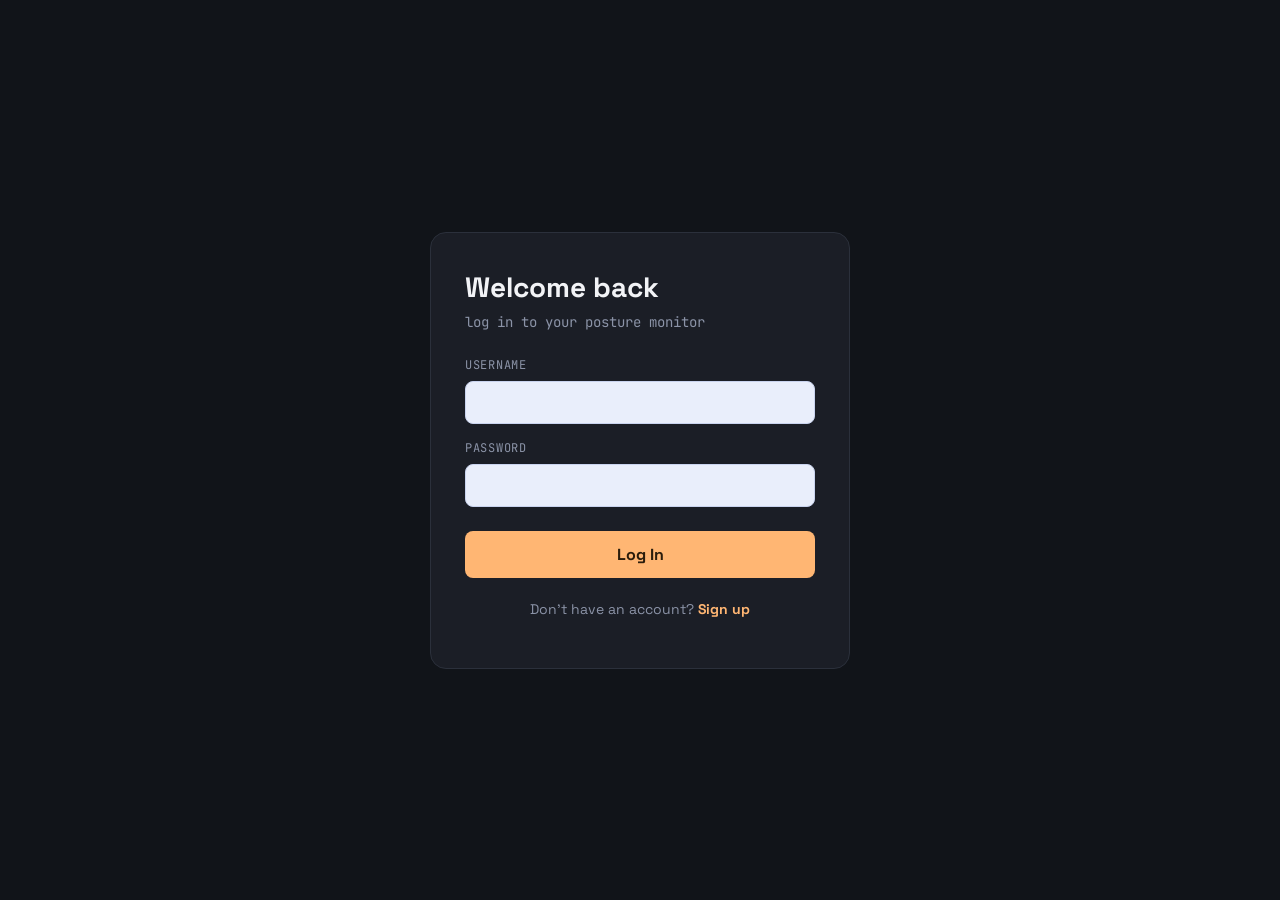
<file: frontend/login.html>
<!DOCTYPE html>
<html lang="en">
<head>
<meta charset="UTF-8" />
<meta name="viewport" content="width=device-width, initial-scale=1" />
<title>Log In · Smart Posture Monitor</title>
<link rel="preconnect" href="https://fonts.googleapis.com" />
<link href="https://fonts.googleapis.com/css2?family=Space+Grotesk:wght@500;700&family=JetBrains+Mono:wght@400;500&display=swap" rel="stylesheet" />
<link rel="stylesheet" href="style.css" />
</head>
<body>
<main class="auth-page">
  <section class="auth-card">
    <h1>Welcome back</h1>
    <p class="sub">log in to your posture monitor</p>
    <form id="login-form">
      <label for="username">USERNAME</label>
      <input id="username" type="text" autocomplete="username" required />
      <label for="password">PASSWORD</label>
      <input id="password" type="password" autocomplete="current-password" required />
      <button class="btn btn-primary" type="submit">Log In</button>
    </form>
    <p id="msg" class="error hidden"></p>
    <p class="switch">Don't have an account? <a href="/register">Sign up</a></p>
  </section>
</main>
<script src="js/auth.js"></script>
</body>
</html>
</file>
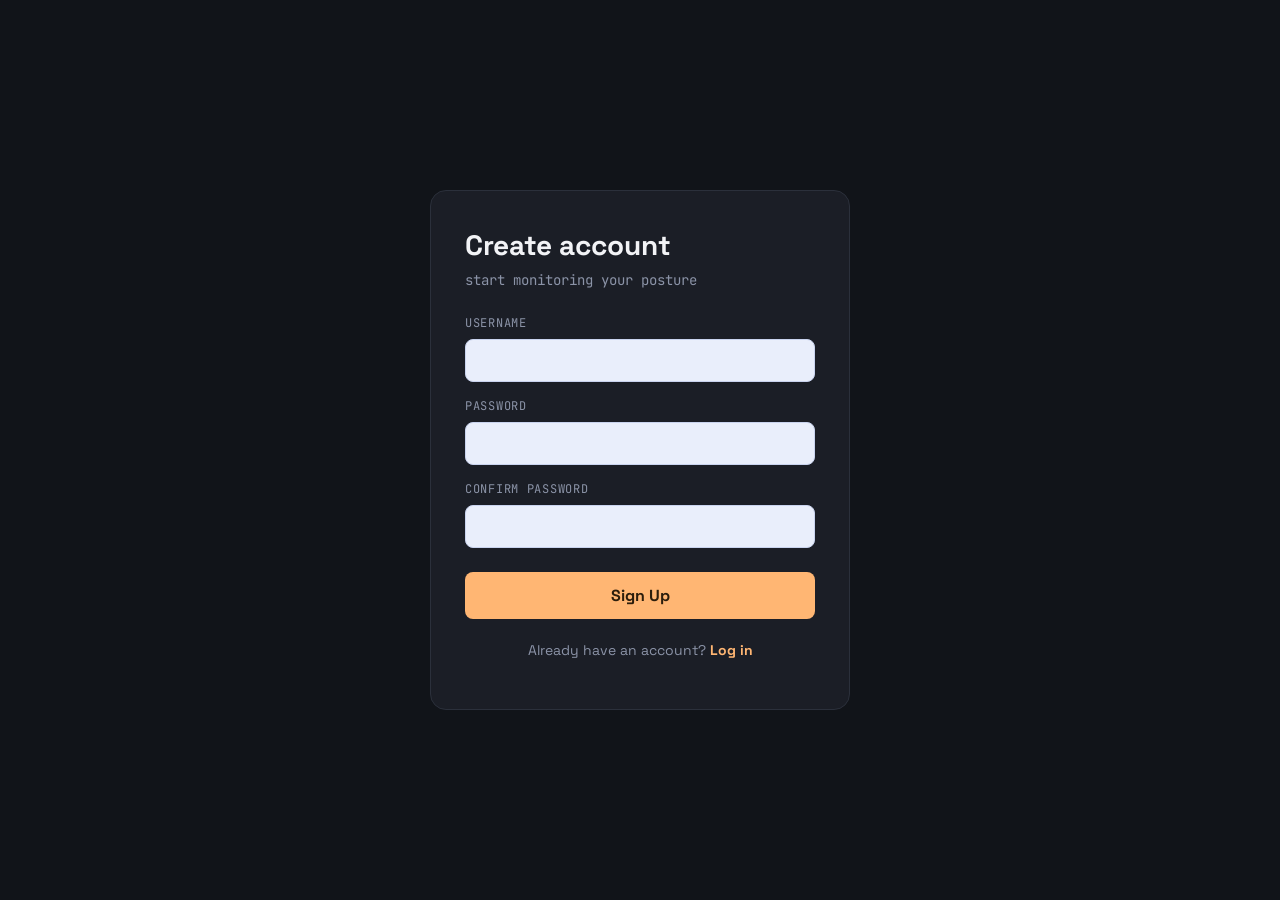
<file: frontend/register.html>
<!DOCTYPE html>
<html lang="en">
<head>
<meta charset="UTF-8" />
<meta name="viewport" content="width=device-width, initial-scale=1" />
<title>Sign Up · Smart Posture Monitor</title>
<link rel="preconnect" href="https://fonts.googleapis.com" />
<link href="https://fonts.googleapis.com/css2?family=Space+Grotesk:wght@500;700&family=JetBrains+Mono:wght@400;500&display=swap" rel="stylesheet" />
<link rel="stylesheet" href="style.css" />
</head>
<body>
<main class="auth-page">
  <section class="auth-card">
    <h1>Create account</h1>
    <p class="sub">start monitoring your posture</p>
    <form id="register-form">
      <label for="username">USERNAME</label>
      <input id="username" type="text" autocomplete="username" required />
      <label for="password">PASSWORD</label>
      <input id="password" type="password" autocomplete="new-password" required />
      <label for="confirm">CONFIRM PASSWORD</label>
      <input id="confirm" type="password" autocomplete="new-password" required />
      <button class="btn btn-primary" type="submit">Sign Up</button>
    </form>
    <p id="msg" class="error hidden"></p>
    <p class="switch">Already have an account? <a href="/login">Log in</a></p>
  </section>
</main>
<script src="js/auth.js"></script>
</body>
</html>
</file>
<file: frontend/style.css>
:root {
  --bg: #111419;
  --card: #1b1e26;
  --card-2: #21252e;
  --line: #2b303b;
  --text: #f2f3f6;
  --muted: #8b93a7;
  --orange: #ffb673;
  --red: #ff5b6e;
  --green: #3ecf8e;
  --input-bg: #e9eefb;
}
* { box-sizing: border-box; }
html, body {
  margin: 0;
  background: var(--bg);
  color: var(--text);
  font-family: "Space Grotesk", system-ui, Arial, sans-serif;
}
.sub, .label, .value, .muted, .caption, .hint, .table, kbd, .auth-card label {
  font-family: "JetBrains Mono", ui-monospace, Consolas, monospace;
}
.hidden { display: none !important; }

.page { max-width: 1200px; margin: 0 auto; padding: 28px 24px 60px; }
.topbar {
  display: flex; justify-content: space-between; align-items: flex-end;
  border-bottom: 1px solid var(--line); padding-bottom: 14px; margin-bottom: 24px;
}
.brand { margin: 0; font-size: 26px; font-weight: 700; }
.sub { margin: 4px 0 0; color: var(--muted); font-size: 14px; }
.userbar { display: flex; gap: 18px; align-items: center; font-size: 14px; }
.link-orange { color: var(--orange); text-decoration: none; font-weight: 600; }
.link-red {
  color: var(--red); background: none; border: none; padding: 0;
  font: inherit; font-weight: 600; cursor: pointer;
}
.muted { color: var(--muted); font-size: 14px; }
.grid { display: grid; grid-template-columns: 1.15fr 1fr; gap: 20px; align-items: start; }
.right { display: flex; flex-direction: column; gap: 20px; }
.card { background: var(--card); border: 1px solid var(--line); border-radius: 14px; padding: 18px; }
.card-title {
  font-size: 12px; letter-spacing: .08em; color: var(--muted);
  font-weight: 600; margin: 0 0 14px;
}

.video-box {
  position: relative; background: #000; border-radius: 10px;
  overflow: hidden; aspect-ratio: 4 / 3;
}
#canvas { width: 100%; height: 100%; display: block; }
.pill {
  position: absolute; top: 12px; left: 12px;
  background: var(--orange); color: #1b1e26;
  padding: 4px 10px; border-radius: 999px;
  font-family: "JetBrains Mono", monospace; font-size: 12px; font-weight: 700;
}
.pill-good { background: var(--green); color: #0b1f15; }
.pill-bad { background: var(--red); color: #2a0a10; }
.bad-overlay {
  position: absolute; left: 50%; top: 14px; transform: translateX(-50%);
  background: rgba(255, 91, 110, .95); color: #2a0a10;
  font-weight: 700; font-size: 18px; letter-spacing: .05em;
  padding: 10px 20px; border-radius: 10px; white-space: nowrap; pointer-events: none;
}
.tiles { display: grid; grid-template-columns: 1fr 1fr; gap: 12px; margin-top: 14px; }
.tile { background: var(--card-2); border-radius: 10px; padding: 14px; }
.label {
  display: block; font-size: 11px; letter-spacing: .06em;
  color: var(--muted); margin-bottom: 8px;
}
.value { font-size: 26px; font-weight: 500; }
.error { color: var(--red); font-size: 14px; margin-top: 12px; }

.alert {
  margin: 0 0 14px; background: rgba(255, 91, 110, .12);
  border: 1px solid rgba(255, 91, 110, .4); color: #ffb3bd;
  border-radius: 10px; padding: 12px 14px; font-size: 14px;
}
.alert strong { display: block; color: var(--red); font-size: 15px; margin-bottom: 4px; }
.rest {
  position: fixed; left: 50%; bottom: 24px; transform: translateX(-50%);
  width: min(560px, 92vw); background: #2a2010; border: 1px solid #6b4e12;
  color: #ffe0a8; border-radius: 12px; padding: 16px 18px; z-index: 10;
  box-shadow: 0 10px 30px rgba(0, 0, 0, .4);
}
.rest strong { display: block; color: var(--orange); font-size: 16px; margin-bottom: 6px; }

#spine { width: 100%; height: 260px; display: block; }
.caption { text-align: center; color: var(--muted); font-size: 13px; margin: 6px 0 0; }
.chart-wrap { position: relative; height: 200px; }
.hint { color: var(--muted); font-size: 13px; line-height: 1.6; margin: 0; }
kbd {
  background: var(--card-2); border: 1px solid var(--line);
  border-radius: 4px; padding: 1px 6px; font-size: 12px;
}
.btn-row { display: flex; gap: 10px; flex-wrap: wrap; margin: 14px 0 8px; }
.btn {
  border: none; border-radius: 8px; padding: 10px 14px;
  font: inherit; font-weight: 700; font-size: 14px; cursor: pointer;
}
.btn-good { background: var(--green); color: #0b1f15; }
.btn-bad { background: var(--red); color: #2a0a10; }
.btn-train { background: var(--orange); color: #2b1d0c; }

.stats { display: grid; grid-template-columns: repeat(3, 1fr); gap: 14px; margin-bottom: 20px; }
.stat .value { font-size: 30px; }
.good-text { color: var(--green); }
.bad-text { color: var(--red); }
.table { width: 100%; border-collapse: collapse; font-size: 13px; }
.table th {
  text-align: left; color: var(--muted); font-weight: 500; font-size: 11px;
  letter-spacing: .06em; padding: 10px 8px; border-bottom: 1px solid var(--line);
}
.table td { padding: 10px 8px; border-bottom: 1px solid var(--line); }

.auth-page { min-height: 100vh; display: flex; align-items: center; justify-content: center; padding: 24px; }
.auth-card {
  width: 100%; max-width: 420px; background: var(--card);
  border: 1px solid var(--line); border-radius: 16px; padding: 36px 34px;
}
.auth-card h1 { margin: 0; font-size: 28px; font-weight: 700; }
.auth-card .sub { margin: 8px 0 26px; }
.auth-card label {
  display: block; font-size: 12px; letter-spacing: .06em;
  color: var(--muted); margin: 16px 0 8px;
}
.auth-card input {
  width: 100%; padding: 12px 14px; border-radius: 8px;
  border: 1px solid #c9d3ee; background: var(--input-bg); color: #1b1e26;
  font-size: 15px; font-family: Arial, sans-serif;
}
.btn-primary {
  width: 100%; margin-top: 24px; background: var(--orange); color: #2b1d0c;
  padding: 13px; font-size: 16px;
}
.switch { text-align: center; margin-top: 22px; color: var(--muted); font-size: 14px; }
.switch a { color: var(--orange); font-weight: 700; text-decoration: none; }

@media (max-width: 900px) {
  .grid, .stats { grid-template-columns: 1fr; }
  .topbar { flex-direction: column; align-items: flex-start; gap: 12px; }
}
</file>
